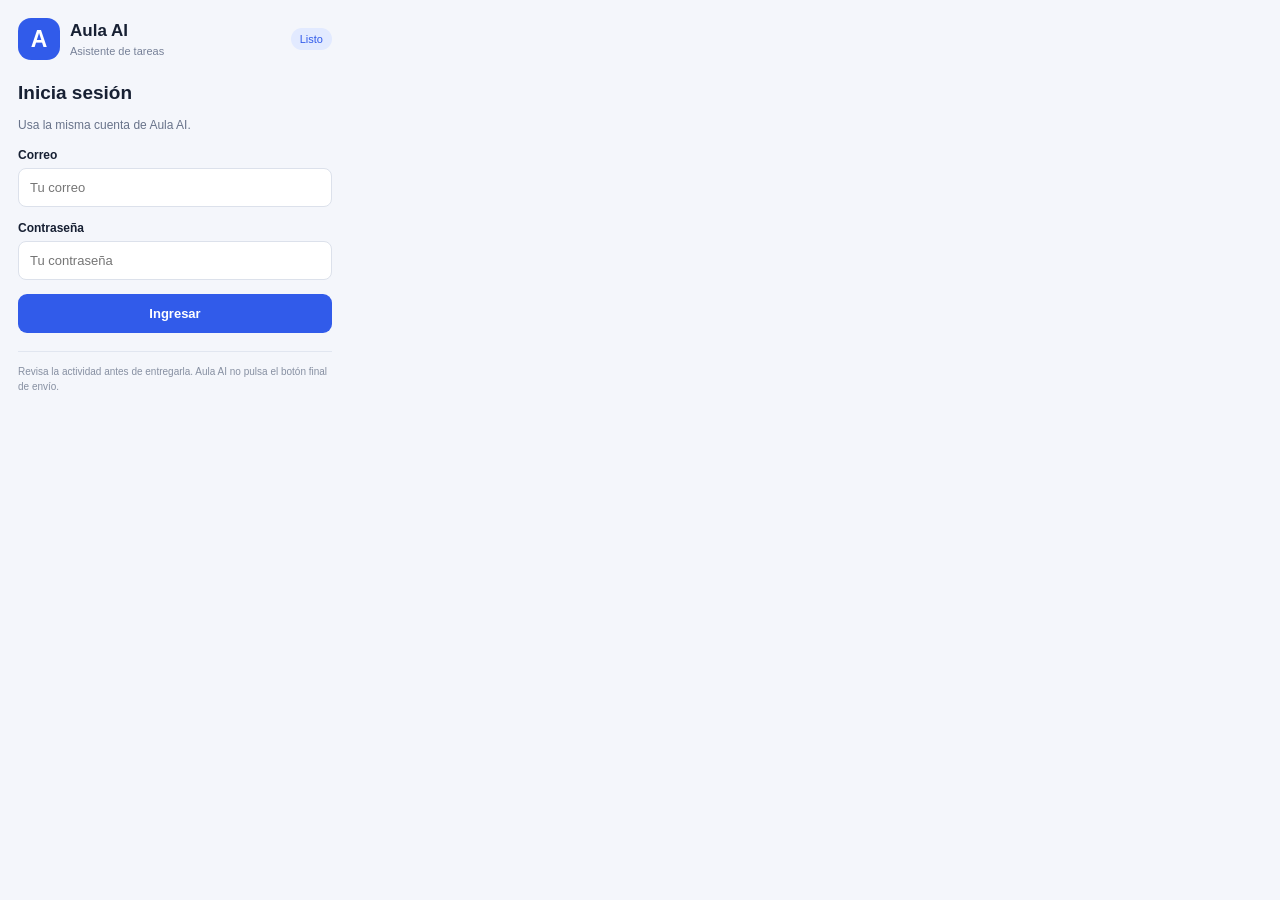
<file: extension/popup.html>
<!doctype html>
<html lang="es">
<head>
  <meta charset="utf-8">
  <meta name="viewport" content="width=device-width, initial-scale=1">
  <title>Aula AI</title>
  <link rel="stylesheet" href="popup.css">
</head>
<body>
  <main>
    <header>
      <div class="mark">A</div>
      <div>
        <b>Aula AI</b>
        <small>Asistente de tareas</small>
      </div>
      <span id="state" class="state">Listo</span>
    </header>

    <section id="login">
      <h1>Inicia sesión</h1>
      <p>Usa la misma cuenta de Aula AI.</p>

      <label>Correo
        <input id="email" type="email" autocomplete="username" placeholder="Tu correo">
      </label>

      <label>Contraseña
        <input id="password" type="password" autocomplete="current-password" placeholder="Tu contraseña">
      </label>

      <button id="loginBtn" class="primary">Ingresar</button>
      <p id="loginMsg" class="msg"></p>
    </section>

    <section id="main" hidden>
      <p id="account" class="account"></p>

      <div class="switchrow">
        <div>
          <b>Modo automático</b>
          <small>Responde y avanza cuando detecte otra pregunta.</small>
        </div>
        <input id="auto" type="checkbox" checked>
      </div>

      <label class="limit">Máximo de preguntas por ejecución
        <select id="max">
          <option>5</option>
          <option selected>10</option>
          <option>15</option>
          <option>20</option>
        </select>
      </label>

      <button id="run" class="primary">Analizar y responder</button>
      <button id="stop" class="secondary" disabled>Detener</button>

      <div id="progress" class="progress">
        Abre la página de tu actividad y pulsa Analizar.
      </div>

      <button id="logout" class="link">Cerrar sesión</button>
    </section>

    <footer>
      Revisa la actividad antes de entregarla. Aula AI no pulsa el botón final de envío.
    </footer>
  </main>

  <script src="popup.js"></script>
</body>
</html>
</file>
<file: extension/popup.css>
* {
  box-sizing: border-box;
}

body {
  width: 350px;
  margin: 0;
  background: #f4f6fb;
  color: #172033;
  font-family: Arial, sans-serif;
}

main {
  padding: 18px;
}

header {
  display: flex;
  align-items: center;
  gap: 10px;
  margin-bottom: 22px;
}

.mark {
  display: grid;
  place-items: center;
  width: 42px;
  height: 42px;
  border-radius: 13px;
  background: #315bea;
  color: white;
  font-size: 23px;
  font-weight: bold;
}

header b,
header small {
  display: block;
}

header b {
  font-size: 17px;
}

header small,
.switchrow small {
  display: block;
  margin-top: 4px;
  color: #778198;
  font-size: 11px;
}

.state {
  margin-left: auto;
  padding: 5px 9px;
  border-radius: 20px;
  background: #e2eaff;
  color: #315bea;
  font-size: 11px;
}

h1 {
  margin: 0 0 6px;
  font-size: 19px;
}

p {
  color: #68738a;
  font-size: 12px;
  line-height: 1.5;
}

label {
  display: block;
  margin: 14px 0;
  font-size: 12px;
  font-weight: bold;
}

input:not([type="checkbox"]),
select {
  display: block;
  width: 100%;
  margin-top: 6px;
  padding: 11px;
  border: 1px solid #dce1eb;
  border-radius: 8px;
  background: white;
  color: #172033;
  font-size: 13px;
}

button {
  width: 100%;
  padding: 12px;
  border: 0;
  border-radius: 9px;
  cursor: pointer;
  font-size: 13px;
  font-weight: bold;
}

button:disabled {
  cursor: not-allowed;
  opacity: .5;
}

.primary {
  background: #315bea;
  color: white;
}

.secondary {
  margin-top: 8px;
  background: #e7ebf3;
  color: #26334d;
}

.switchrow {
  display: flex;
  align-items: center;
  justify-content: space-between;
  gap: 10px;
  padding: 13px;
  border: 1px solid #e1e6f0;
  border-radius: 10px;
  background: white;
  font-size: 13px;
}

.switchrow input {
  width: 18px;
  height: 18px;
  accent-color: #315bea;
}

.limit {
  margin-top: 15px;
}

.progress {
  min-height: 65px;
  margin-top: 13px;
  padding: 12px;
  border-radius: 9px;
  background: white;
  color: #59657c;
  font-size: 12px;
  line-height: 1.5;
}

.account {
  overflow-wrap: anywhere;
}

.msg {
  color: #bd3545;
}

.link {
  margin-top: 10px;
  background: transparent;
  color: #315bea;
}

footer {
  margin-top: 18px;
  padding-top: 12px;
  border-top: 1px solid #e1e6f0;
  color: #8790a2;
  font-size: 10px;
  line-height: 1.5;
}
</file>
